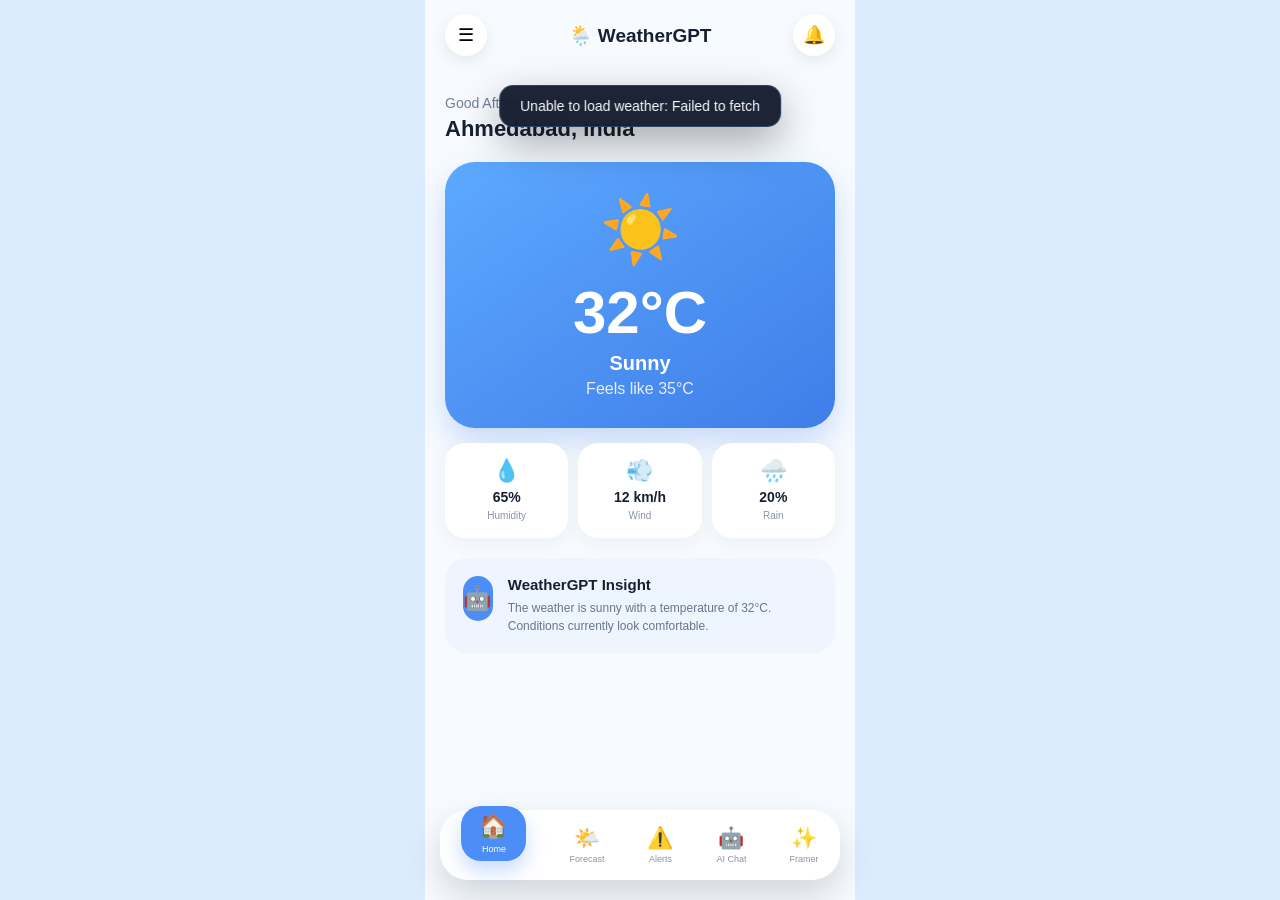
<file: index.html>
<!DOCTYPE html>
<html lang="en">

<head>
    <meta charset="UTF-8">
    <meta name="viewport" content="width=device-width, initial-scale=1.0">

    <title>WeatherGPT</title>

    <link rel="stylesheet" href="style.css">
</head>

<body>

    <div class="app">

        <!-- TOP BAR -->
        <header class="top-bar">

            <button class="icon-btn">
                ☰
            </button>

            <div class="logo">
                🌦️ WeatherGPT
            </div>

            <button class="icon-btn">
                🔔
            </button>

        </header>


        <!-- MAIN CONTENT -->
<main class="content">

    <!-- HOME SCREEN -->
    <section id="homeScreen" class="screen">

        <section class="location">
            <p>Good Afternoon 👋</p>
            <h2>Ahmedabad, India</h2>
        </section>

        <section class="weather-card">
            <div class="weather-icon">☀️</div>
            <h1>32°C</h1>
            <h3>Sunny</h3>
            <p>Feels like 35°C</p>
        </section>

        <section class="weather-details">

            <div class="detail-card">
                <span>💧</span>
                <strong>65%</strong>
                <small>Humidity</small>
            </div>

            <div class="detail-card">
                <span>💨</span>
                <strong>12 km/h</strong>
                <small>Wind</small>
            </div>

            <div class="detail-card">
                <span>🌧️</span>
                <strong>20%</strong>
                <small>Rain</small>
            </div>

        </section>

        <section class="ai-card">

            <div class="ai-icon">🤖</div>

            <div>
                <h3>WeatherGPT Insight</h3>
                <p>
                    The weather is warm today.
                    Rain may be expected in the evening.
                </p>
            </div>

        </section>

    </section>


    <!-- FORECAST SCREEN -->
    <section id="forecastScreen" class="screen hidden">

        <!-- FORECAST HEADER -->

        <div class="forecast-header">

            <div>
                <p class="subtitle">Weather Forecast</p>
                <h1>Ahmedabad</h1>
            </div>

            <div class="location-icon">
                📍
            </div>

        </div>


        <!-- FORECAST SUMMARY -->

        <div class="forecast-summary">

            <div>

                <span class="big-weather-icon">☀️</span>

                <div>
                    <h2>32°C</h2>
                    <p>Sunny</p>
                </div>

            </div>

            <div class="summary-info">

                <span>H: 35°</span>
                <span>L: 25°</span>

            </div>

        </div>


        <!-- FORECAST TABS -->

        <div class="forecast-tabs">

            <button class="forecast-tab active">
                Today
            </button>

            <button class="forecast-tab">
                Tomorrow
            </button>

            <button class="forecast-tab">
                7 Days
            </button>

        </div>


        <!-- HOURLY FORECAST -->

        <div class="section-title">

            <h2>Hourly Forecast</h2>

            <span>Today</span>

        </div>


        <div class="hourly-container">

            <div class="hour-card active">

                <small>Now</small>

                <span>☀️</span>

                <strong>32°</strong>

                <small>20%</small>

            </div>


            <div class="hour-card">

                <small>11 AM</small>

                <span>☀️</span>

                <strong>32°</strong>

                <small>10%</small>

            </div>


            <div class="hour-card">

                <small>1 PM</small>

                <span>☀️</span>

                <strong>34°</strong>

                <small>15%</small>

            </div>


            <div class="hour-card">

                <small>3 PM</small>

                <span>⛅</span>

                <strong>33°</strong>

                <small>25%</small>

            </div>


            <div class="hour-card">

                <small>5 PM</small>

                <span>🌧️</span>

                <strong>30°</strong>

                <small>60%</small>

            </div>

        </div>


        <!-- 7 DAY FORECAST -->

        <div class="section-title">

            <h2>7-Day Forecast</h2>

        </div>


        <div class="week-forecast">


            <div class="day-card">

                <div class="day-name">
                    <strong>Today</strong>
                    <small>Sep 3</small>
                </div>

                <span class="day-icon">☀️</span>

                <div class="rain">
                    💧 20%
                </div>

                <div class="temperature">
                    <strong>32°</strong>
                    <span>25°</span>
                </div>

            </div>


            <div class="day-card">

                <div class="day-name">
                    <strong>Fri</strong>
                    <small>Sep 4</small>
                </div>

                <span class="day-icon">⛅</span>

                <div class="rain">
                    💧 30%
                </div>

                <div class="temperature">
                    <strong>31°</strong>
                    <span>24°</span>
                </div>

            </div>


            <div class="day-card">

                <div class="day-name">
                    <strong>Sat</strong>
                    <small>Sep 5</small>
                </div>

                <span class="day-icon">🌧️</span>

                <div class="rain">
                    💧 65%
                </div>

                <div class="temperature">
                    <strong>29°</strong>
                    <span>23°</span>
                </div>

            </div>


            <div class="day-card">

                <div class="day-name">
                    <strong>Sun</strong>
                    <small>Sep 6</small>
                </div>

                <span class="day-icon">🌦️</span>

                <div class="rain">
                    💧 55%
                </div>

                <div class="temperature">
                    <strong>30°</strong>
                    <span>24°</span>
                </div>

            </div>


            <div class="day-card">

                <div class="day-name">
                    <strong>Mon</strong>
                    <small>Sep 7</small>
                </div>

                <span class="day-icon">☀️</span>

                <div class="rain">
                    💧 15%
                </div>

                <div class="temperature">
                    <strong>33°</strong>
                    <span>25°</span>
                </div>

            </div>

        </div>


        <!-- AI FORECAST INSIGHT -->

        <div class="forecast-ai">

            <div class="forecast-ai-icon">
                🤖
            </div>

            <div>

                <h3>AI Forecast</h3>

                <p>
                    Rain chances increase after 4 PM.
                    Consider outdoor activities before then.
                </p>

            </div>

        </div>

    </section>
    <!-- ALERTS SCREEN -->
<section id="alertsScreen" class="screen hidden">

    <!-- ALERT HEADER -->

    <div class="alerts-header">

        <div>
            <p class="subtitle">Weather Warnings</p>
            <h1>Alerts</h1>
        </div>

        <div class="alert-bell">
            🔔
        </div>

    </div>


    <!-- ALERT SUMMARY -->

    <div class="alert-summary">

        <div class="alert-summary-icon">
            ⚠️
        </div>

        <div>

            <h2>2 Active Alerts</h2>

            <p>
                Weather conditions require attention.
            </p>

        </div>

    </div>


    <!-- ALERT FILTERS -->

    <div class="alert-filters">

        <button class="alert-filter active">
            All
        </button>

        <button class="alert-filter high-filter">
            High
        </button>

        <button class="alert-filter medium-filter">
            Medium
        </button>

        <button class="alert-filter low-filter">
            Low
        </button>

    </div>


    <!-- HIGH ALERT -->

    <div class="alert-card high-alert">

        <div class="alert-card-top">

            <div class="alert-type">

                <span class="alert-icon">
                    🌧️
                </span>

                <div>

                    <h3>Heavy Rainfall</h3>

                    <small>
                        HIGH SEVERITY
                    </small>

                </div>

            </div>

            <span class="severity high">
                HIGH
            </span>

        </div>


        <p class="alert-description">

            Heavy rainfall is expected in your
            area during the evening. Rainfall may
            affect road conditions and visibility.

        </p>


        <div class="alert-info">

            <span>📍 Ahmedabad</span>

            <span>🕐 4:00 PM – 8:00 PM</span>

        </div>


        <div class="alert-action">

            <span>⚠️ Stay alert during travel</span>

            <button>
                Details →
            </button>

        </div>

    </div>


    <!-- MEDIUM ALERT -->

    <div class="alert-card medium-alert">

        <div class="alert-card-top">

            <div class="alert-type">

                <span class="alert-icon">
                    🌡️
                </span>

                <div>

                    <h3>High Temperature</h3>

                    <small>
                        MEDIUM SEVERITY
                    </small>

                </div>

            </div>

            <span class="severity medium">
                MEDIUM
            </span>

        </div>


        <p class="alert-description">

            Temperatures may reach 35°C today.
            Stay hydrated and avoid prolonged
            exposure to direct sunlight.

        </p>


        <div class="alert-info">

            <span>📍 Ahmedabad</span>

            <span>🕐 12:00 PM – 3:00 PM</span>

        </div>


        <div class="alert-action">

            <span>💧 Stay hydrated</span>

            <button>
                Details →
            </button>

        </div>

    </div>


    <!-- LOW ALERT -->

    <div class="alert-card low-alert">

        <div class="alert-card-top">

            <div class="alert-type">

                <span class="alert-icon">
                    💨
                </span>

                <div>

                    <h3>Strong Winds</h3>

                    <small>
                        LOW SEVERITY
                    </small>

                </div>

            </div>

            <span class="severity low">
                LOW
            </span>

        </div>


        <p class="alert-description">

            Wind speeds may temporarily increase
            during the evening.

        </p>


        <div class="alert-info">

            <span>📍 Ahmedabad</span>

            <span>🕐 Evening</span>

        </div>

    </div>


    <!-- AI SAFETY CARD -->

    <div class="safety-card">

        <div class="safety-icon">
            🤖
        </div>

        <div>

            <h3>WeatherGPT Recommendation</h3>

            <p>

                Heavy rain is the main concern today.
                If possible, complete outdoor activities
                before 4 PM and carry an umbrella.

            </p>

        </div>

    </div>

</section>
<!-- FARMER MODE SCREEN -->
<section id="farmerScreen" class="screen hidden" aria-labelledby="farmerTitle">
    <div class="farmer-header">
        <div>
            <p class="subtitle">Farmer Mode</p>
            <h1 id="farmerTitle">Today's Farm Plan</h1>
            <p class="farmer-location" id="farmerLocationLabel">Ahmedabad, India</p>
        </div>
        <span class="farmer-header-icon" aria-hidden="true">🌱</span>
    </div>

    <form class="farmer-controls" id="farmerPlanForm">
        <label>Crop
            <select id="farmerCrop" name="crop">
                <option value="wheat">Wheat</option>
                <option value="rice">Rice</option>
                <option value="cotton">Cotton</option>
                <option value="vegetables">Vegetables</option>
            </select>
        </label>
        <label>Growth stage
            <select id="farmerGrowthStage" name="growth_stage">
                <option value="sowing">Sowing</option>
                <option value="vegetative" selected>Vegetative</option>
                <option value="flowering">Flowering</option>
                <option value="harvest">Harvest</option>
            </select>
        </label>
        <label>Soil moisture (%)
            <input id="farmerSoilMoisture" name="soil_moisture" type="number" min="0" max="100" value="45" inputmode="decimal">
        </label>
        <button class="farmer-refresh" type="submit">Refresh plan</button>
    </form>

    <div id="farmerPlanStatus" class="farmer-status" role="status" aria-live="polite">Choose your crop to load a plan.</div>
    <div id="farmerPlanContent">
        <section class="farmer-card plan-card">
            <div class="section-title"><h2>Today's Farm Plan</h2><span id="farmerPlanDate">Today</span></div>
            <ul class="farm-task-list" id="farmTaskList"></ul>
        </section>
        <section class="farmer-card">
            <div class="section-title"><h2>Rainfall forecast</h2><span>Hourly</span></div>
            <div class="farmer-scroll-row" id="farmerHourlyRainfall"></div>
            <div class="section-title"><h2>7 / 14-day outlook</h2><span>Daily</span></div>
            <div class="farmer-scroll-row" id="farmerDailyRainfall"></div>
        </section>
        <div class="farmer-two-column">
            <section class="farmer-card advisor-card">
                <h2>💧 Irrigation advisor</h2>
                <p id="farmerIrrigation">Add your crop details to see irrigation advice.</p>
            </section>
            <section class="farmer-card work-card">
                <h2>☀️ Best time to work</h2>
                <p id="farmerWorkTime">We'll suggest the safest work window.</p>
            </section>
        </div>
    </div>
</section>

<!-- =========================
     AI CHAT SCREEN
========================= -->

<section id="chatScreen" class="screen hidden">

    <!-- CHAT HEADER -->

    <div class="chat-header">

        <div class="chat-profile">

            <div class="chat-avatar">
                🤖
            </div>

            <div>

                <h2>WeatherGPT</h2>

                <div class="online-status">
                    <span></span>
                    AI Weather Assistant
                </div>

            </div>

        </div>

        <button class="chat-menu">
            ⋮
        </button>

    </div>


    <!-- CHAT BODY -->

    <div class="chat-body" id="chatBody">

        <!-- DATE -->

        <div class="chat-date">
            Today
        </div>


        <!-- AI MESSAGE -->

        <div class="message ai-message">

            <div class="message-avatar">
                🤖
            </div>

            <div class="message-content">

                <div class="message-bubble">

                    <p>
                        Hello! 👋
                    </p>

                    <p>
                        I'm WeatherGPT. I can help you
                        understand the weather, forecast,
                        rainfall, temperature and alerts.
                    </p>

                    <p>
                        What would you like to know?
                    </p>

                </div>

                <small>WeatherGPT • Now</small>

            </div>

        </div>


        <!-- USER MESSAGE -->

        <div class="message user-message">

            <div class="message-content">

                <div class="message-bubble">

                    <p>
                        Will it rain today?
                    </p>

                </div>

                <small>You • Now</small>

            </div>

        </div>


        <!-- AI RESPONSE -->

        <div class="message ai-message">

            <div class="message-avatar">
                🤖
            </div>

            <div class="message-content">

                <div class="message-bubble">

                    <p>
                        🌧️ There is a 60% chance of
                        rain this evening in Ahmedabad.
                    </p>

                    <p>
                        I recommend carrying an umbrella
                        if you're going outside after 4 PM.
                    </p>

                </div>

                <small>WeatherGPT • Now</small>

            </div>

        </div>

    </div>


    <!-- QUICK QUESTIONS -->

    <div class="quick-section">

        <p>Quick questions</p>

        <div class="quick-questions">

            <button class="quick-question">
                🌧️ Will it rain today?
            </button>

            <button class="quick-question">
                🌡️ How hot will it be?
            </button>

            <button class="quick-question">
                ☀️ Is it good for outdoor activities?
            </button>

            <button class="quick-question">
                📅 What's the forecast tomorrow?
            </button>

        </div>

    </div>


    <!-- CHAT INPUT -->

    <div class="chat-input-area">

        <button class="input-action">
            ＋
        </button>

        <input
            type="text"
            id="chatInput"
            placeholder="Ask WeatherGPT..."
            autocomplete="off"
        >

        <button
            class="send-button"
            id="sendButton"
        >
            ➤
        </button>

    </div>

</section>



</main>

        <!-- FLOATING BOTTOM NAVIGATION -->
        <nav class="bottom-nav">

            <button class="nav-item active">

                <span>🏠</span>

                <small>Home</small>

            </button>


            <button class="nav-item">

                <span>🌤️</span>

                <small>Forecast</small>

            </button>


            <button class="nav-item">

                <span>⚠️</span>

                <small>Alerts</small>

            </button>


            <button class="nav-item">

                <span>🤖</span>

                <small>AI Chat</small>
            </button>
            <button class="nav-item" id="framerNav" aria-label="Open Farmer Mode">

              <span>✨</span>

              <small>Framer</small>
            </button>

        </nav>

    </div>

    


    <script src="script.js"></script>

</body>

</html>
</file>
<file: style.css>
* {
    margin: 0;
    padding: 0;
    box-sizing: border-box;
}


body {
    font-family: Arial, sans-serif;

    background: #dcecff;

    color: #172033;
}


/* APP */

.app {
    width: 100%;
    max-width: 430px;

    min-height: 100vh;

    margin: auto;

    background: #f7fbff;

    position: relative;

    padding-bottom: 110px;
}


/* TOP BAR */

.top-bar {
    height: 70px;

    display: flex;

    align-items: center;

    justify-content: space-between;

    padding: 0 20px;
}


.logo {
    font-size: 19px;

    font-weight: 700;
}


.icon-btn {
    width: 42px;
    height: 42px;

    border: none;

    border-radius: 50%;

    background: white;

    font-size: 18px;

    box-shadow: 0 5px 15px rgba(0,0,0,0.08);

    cursor: pointer;
}


/* CONTENT */

.content {
    padding: 10px 20px;
}


/* LOCATION */

.location {
    margin: 15px 0 20px;
}

.location p {
    color: #718096;

    font-size: 14px;

    margin-bottom: 5px;
}

.location h2 {
    font-size: 22px;
}


/* WEATHER CARD */

.weather-card {

    background: linear-gradient(
        145deg,
        #5da9ff,
        #3f7de8
    );

    color: white;

    border-radius: 30px;

    padding: 30px;

    text-align: center;

    box-shadow:
        0 15px 30px rgba(63,125,232,0.25);

}


.weather-icon {
    font-size: 65px;

    margin-bottom: 10px;
}


.weather-card h1 {
    font-size: 60px;

    margin-bottom: 5px;
}


.weather-card h3 {
    font-size: 20px;

    margin-bottom: 5px;
}


.weather-card p {
    opacity: 0.85;
}


/* WEATHER DETAILS */

.weather-details {

    display: grid;

    grid-template-columns:
        repeat(3, 1fr);

    gap: 10px;

    margin-top: 15px;
}


.detail-card {

    background: white;

    border-radius: 20px;

    padding: 15px 8px;

    text-align: center;

    box-shadow:
        0 5px 20px rgba(0,0,0,0.05);
}


.detail-card span {
    display: block;

    font-size: 22px;

    margin-bottom: 5px;
}


.detail-card strong {
    display: block;

    font-size: 14px;
}


.detail-card small {
    color: #8994a5;

    font-size: 10px;
}


/* SECTION TITLE */

.section-title {

    display: flex;

    justify-content: space-between;

    align-items: center;

    margin: 25px 0 12px;
}


.section-title h2 {
    font-size: 18px;
}


.section-title span {
    color: #4d8df7;

    font-size: 13px;
}


/* FORECAST */

.forecast {

    display: flex;

    gap: 10px;

    overflow-x: auto;

    padding-bottom: 5px;
}


.forecast-item {

    min-width: 75px;

    background: white;

    border-radius: 18px;

    padding: 15px 8px;

    text-align: center;

    display: flex;

    flex-direction: column;

    gap: 8px;

    box-shadow:
        0 5px 15px rgba(0,0,0,0.05);
}


.forecast-item span {

    color: #8994a5;

    font-size: 11px;
}


.forecast-item b {
    font-size: 25px;
}


.forecast-item strong {
    font-size: 16px;
}


/* AI CARD */

.ai-card {

    margin-top: 20px;

    background: #eef5ff;

    border-radius: 22px;

    padding: 18px;

    display: flex;

    gap: 15px;

    align-items: flex-start;
}


.ai-icon {

    width: 45px;
    height: 45px;

    background: #4d8df7;

    border-radius: 15px;

    display: flex;

    justify-content: center;

    align-items: center;

    font-size: 23px;
}


.ai-card h3 {

    font-size: 15px;

    margin-bottom: 6px;
}


.ai-card p {

    color: #69758a;

    font-size: 12px;

    line-height: 1.5;
}


/* BOTTOM NAVIGATION */

.bottom-nav {

    position: fixed;

    bottom: 20px;

    left: 50%;

    transform: translateX(-50%);

    width: calc(100% - 30px);

    max-width: 400px;

    height: 70px;

    background: rgba(255,255,255,0.95);

    backdrop-filter: blur(15px);

    border-radius: 28px;

    box-shadow:
        0 15px 35px rgba(0,0,0,0.15);

    display: flex;

    justify-content: space-around;

    align-items: center;

    z-index: 100;
}


/* NAV ITEM */

.nav-item {

    border: none;

    background: transparent;

    color: #8994a5;

    display: flex;

    flex-direction: column;

    align-items: center;

    justify-content: center;

    gap: 4px;

    cursor: pointer;

    transition: 0.3s;

}


.nav-item span {

    font-size: 21px;

    transition: 0.3s;
}


.nav-item small {

    font-size: 9px;
}


/* ACTIVE BUBBLE */

.nav-item.active {

    background: #4d8df7;

    color: white;

    width: 65px;

    height: 55px;

    border-radius: 20px;

    transform: translateY(-12px);

    box-shadow:
        0 10px 20px rgba(77,141,247,0.3);
}


.nav-item.active span {

    font-size: 23px;
}

/* =========================
   FARMER MODE
========================= */
.farmer-header {
    display: flex;
    justify-content: space-between;
    align-items: center;
    margin: 15px 0 18px;
}
.farmer-header h1 { font-size: 26px; margin: 5px 0; }
.farmer-location { color: #718096; font-size: 12px; }
.farmer-header-icon {
    width: 48px; height: 48px; border-radius: 16px; background: #e8f7ee;
    display: grid; place-items: center; font-size: 25px;
}
.farmer-controls {
    display: grid; gap: 10px; grid-template-columns: 1fr 1fr;
    background: #eef5ff; padding: 14px; border-radius: 20px;
}
.farmer-controls label { color: #64748b; font-size: 11px; font-weight: 600; }
.farmer-controls select, .farmer-controls input {
    width: 100%; margin-top: 5px; border: 1px solid #d9e4f2; border-radius: 10px;
    padding: 9px 8px; background: white; color: #172033; font: inherit; font-size: 12px;
}
.farmer-refresh {
    grid-column: 1 / -1; border: 0; border-radius: 12px; padding: 10px;
    background: #4d8df7; color: white; font-weight: 700; cursor: pointer;
}
.farmer-status { min-height: 20px; padding: 12px 2px 2px; color: #64748b; font-size: 12px; }
.farmer-status.error { color: #c2413b; }
.farmer-status.empty { color: #8a6d1d; }
.farmer-card {
    background: white; border-radius: 22px; padding: 16px; margin-top: 12px;
    box-shadow: 0 5px 18px rgba(0,0,0,.05);
}
.farmer-card .section-title { margin: 0 0 10px; }
.farmer-card h2 { font-size: 16px; }
.farm-task-list { list-style: none; display: grid; gap: 9px; }
.farm-task-list li { padding: 11px 12px; border-radius: 12px; background: #f5f8fc; font-size: 12px; line-height: 1.45; }
.farm-task-list li::before { content: "✓"; color: #3b9d76; font-weight: 700; margin-right: 8px; }
.farmer-scroll-row { display: flex; gap: 8px; overflow-x: auto; padding: 3px 1px 8px; scrollbar-width: thin; }
.farmer-rain-card { min-width: 72px; text-align: center; padding: 10px 7px; border-radius: 14px; background: #f5f8fc; }
.farmer-rain-card strong { display: block; font-size: 14px; margin: 5px 0; }
.farmer-rain-card small { display: block; color: #718096; font-size: 10px; }
.farmer-two-column { display: grid; grid-template-columns: 1fr 1fr; gap: 12px; }
.farmer-two-column .farmer-card { min-width: 0; }
.farmer-two-column h2 { font-size: 14px; margin-bottom: 8px; }
.farmer-two-column p { color: #64748b; font-size: 12px; line-height: 1.5; }
@media (max-width: 360px) {
    .farmer-controls, .farmer-two-column { grid-template-columns: 1fr; }
    .farmer-refresh { grid-column: auto; }
}
/* =========================
   SCREEN SYSTEM
========================= */

.hidden {
    display: none;
}


/* =========================
   FORECAST HEADER
========================= */

.forecast-header {

    display: flex;

    justify-content: space-between;

    align-items: center;

    margin: 15px 0 20px;
}


.forecast-header h1 {

    font-size: 28px;

    margin-top: 5px;
}


.subtitle {

    color: #8994a5;

    font-size: 13px;
}


.location-icon {

    width: 45px;
    height: 45px;

    border-radius: 15px;

    background: white;

    display: flex;

    align-items: center;

    justify-content: center;

    box-shadow: 0 5px 15px rgba(0,0,0,0.06);

}


/* =========================
   FORECAST SUMMARY
========================= */

.forecast-summary {

    background: linear-gradient(
        145deg,
        #5da9ff,
        #3f7de8
    );

    border-radius: 28px;

    padding: 22px;

    color: white;

    display: flex;

    align-items: center;

    justify-content: space-between;

    box-shadow:
        0 15px 30px rgba(63,125,232,0.25);

}


.forecast-summary > div:first-child {

    display: flex;

    align-items: center;

    gap: 15px;
}


.big-weather-icon {

    font-size: 48px;
}


.forecast-summary h2 {

    font-size: 32px;

    margin-bottom: 3px;
}


.forecast-summary p {

    opacity: 0.85;

    font-size: 13px;
}


.summary-info {

    display: flex;

    flex-direction: column;

    gap: 8px;

    font-size: 12px;

    opacity: 0.9;
}


/* =========================
   FORECAST TABS
========================= */

.forecast-tabs {

    background: #eaf2fc;

    padding: 5px;

    border-radius: 18px;

    display: flex;

    margin-top: 20px;

    gap: 5px;
}


.forecast-tab {

    flex: 1;

    border: none;

    padding: 11px 5px;

    border-radius: 14px;

    background: transparent;

    color: #758197;

    font-size: 12px;

    cursor: pointer;

    transition: 0.3s;
}


.forecast-tab.active {

    background: white;

    color: #3f7de8;

    font-weight: bold;

    box-shadow:
        0 4px 12px rgba(0,0,0,0.07);
}


/* =========================
   HOURLY FORECAST
========================= */

.hourly-container {

    display: flex;

    gap: 10px;

    overflow-x: auto;

    padding: 5px 2px 12px;

    scrollbar-width: none;
}


.hourly-container::-webkit-scrollbar {

    display: none;
}


.hour-card {

    min-width: 72px;

    padding: 15px 8px;

    background: white;

    border-radius: 20px;

    display: flex;

    flex-direction: column;

    align-items: center;

    gap: 9px;

    box-shadow:
        0 5px 15px rgba(0,0,0,0.05);

    transition: 0.3s;
}


.hour-card span {

    font-size: 25px;
}


.hour-card strong {

    font-size: 17px;
}


.hour-card small {

    font-size: 10px;

    color: #8994a5;
}


.hour-card.active {

    background: #4d8df7;

    color: white;

    transform: translateY(-5px);

    box-shadow:
        0 10px 20px rgba(77,141,247,0.25);
}


.hour-card.active small {

    color: rgba(255,255,255,0.8);
}


/* =========================
   WEEK FORECAST
========================= */

.week-forecast {

    display: flex;

    flex-direction: column;

    gap: 10px;
}


.day-card {

    background: white;

    border-radius: 20px;

    padding: 15px;

    display: grid;

    grid-template-columns: 1.3fr
                           0.6fr
                           0.8fr
                           0.7fr;

    align-items: center;

    box-shadow:
        0 5px 15px rgba(0,0,0,0.04);
}


.day-name {

    display: flex;

    flex-direction: column;

    gap: 3px;
}


.day-name strong {

    font-size: 14px;
}


.day-name small {

    color: #9aa4b4;

    font-size: 10px;
}


.day-icon {

    font-size: 25px;

    text-align: center;
}


.rain {

    color: #4d8df7;

    font-size: 10px;

    text-align: center;
}


.temperature {

    display: flex;

    gap: 7px;

    justify-content: flex-end;

    font-size: 13px;
}


.temperature span {

    color: #a1a9b7;
}


/* =========================
   AI FORECAST
========================= */

.forecast-ai {

    margin-top: 18px;

    padding: 17px;

    border-radius: 22px;

    background: linear-gradient(
        135deg,
        #eef5ff,
        #f4f8ff
    );

    display: flex;

    gap: 13px;

    align-items: flex-start;
}


.forecast-ai-icon {

    width: 42px;
    height: 42px;

    flex-shrink: 0;

    background: #4d8df7;

    color: white;

    border-radius: 14px;

    display: flex;

    align-items: center;

    justify-content: center;

    font-size: 21px;
}


.forecast-ai h3 {

    font-size: 14px;

    margin-bottom: 5px;
}


.forecast-ai p {

    font-size: 11px;

    line-height: 1.5;

    color: #718096;
}
/* =========================
   ALERTS HEADER
========================= */

.alerts-header {

    display: flex;

    align-items: center;

    justify-content: space-between;

    margin: 15px 0 20px;
}


.alerts-header h1 {

    font-size: 28px;

    margin-top: 5px;
}


.alert-bell {

    width: 45px;
    height: 45px;

    background: white;

    border-radius: 15px;

    display: flex;

    justify-content: center;

    align-items: center;

    font-size: 20px;

    box-shadow:
        0 5px 15px rgba(0,0,0,0.06);
}


/* =========================
   ALERT SUMMARY
========================= */

.alert-summary {

    background: linear-gradient(
        135deg,
        #fff1e8,
        #ffe6dc
    );

    border-radius: 24px;

    padding: 18px;

    display: flex;

    align-items: center;

    gap: 15px;

    border: 1px solid #ffd9ca;
}


.alert-summary-icon {

    width: 48px;
    height: 48px;

    background: #ff7043;

    color: white;

    border-radius: 16px;

    display: flex;

    justify-content: center;

    align-items: center;

    font-size: 23px;
}


.alert-summary h2 {

    font-size: 17px;

    margin-bottom: 5px;
}


.alert-summary p {

    font-size: 11px;

    color: #8d6f66;

    line-height: 1.4;
}


/* =========================
   ALERT FILTERS
========================= */

.alert-filters {

    display: flex;

    gap: 8px;

    margin: 20px 0 15px;

    overflow-x: auto;

    scrollbar-width: none;
}


.alert-filters::-webkit-scrollbar {

    display: none;
}


.alert-filter {

    border: none;

    background: white;

    color: #778297;

    padding: 9px 18px;

    border-radius: 20px;

    font-size: 11px;

    cursor: pointer;

    white-space: nowrap;

    box-shadow:
        0 4px 12px rgba(0,0,0,0.04);

    transition: 0.3s;
}


.alert-filter.active {

    background: #172033;

    color: white;
}


.high-filter {
    color: #e84b3c;
}


.medium-filter {
    color: #e99a22;
}


.low-filter {
    color: #3b9d76;
}


/* =========================
   ALERT CARD
========================= */

.alert-card {

    background: white;

    border-radius: 23px;

    padding: 18px;

    margin-bottom: 12px;

    box-shadow:
        0 6px 18px rgba(0,0,0,0.05);

    position: relative;

    overflow: hidden;
}


/* LEFT COLOR BAR */

.alert-card::before {

    content: "";

    position: absolute;

    left: 0;

    top: 0;

    bottom: 0;

    width: 5px;
}


.high-alert::before {

    background: #ef5350;
}


.medium-alert::before {

    background: #ffb020;
}


.low-alert::before {

    background: #45ad7b;
}


/* =========================
   ALERT TOP
========================= */

.alert-card-top {

    display: flex;

    align-items: center;

    justify-content: space-between;

    margin-bottom: 15px;
}


.alert-type {

    display: flex;

    align-items: center;

    gap: 12px;
}


.alert-icon {

    width: 43px;
    height: 43px;

    border-radius: 14px;

    display: flex;

    justify-content: center;

    align-items: center;

    font-size: 22px;
}


.high-alert .alert-icon {

    background: #fff0ef;
}


.medium-alert .alert-icon {

    background: #fff7e6;
}


.low-alert .alert-icon {

    background: #edf9f3;
}


.alert-type h3 {

    font-size: 14px;

    margin-bottom: 4px;
}


.alert-type small {

    font-size: 8px;

    font-weight: bold;

    color: #9ba3b1;
}


/* =========================
   SEVERITY
========================= */

.severity {

    padding: 6px 9px;

    border-radius: 10px;

    font-size: 8px;

    font-weight: bold;
}


.severity.high {

    color: #df3d39;

    background: #fff0ef;
}


.severity.medium {

    color: #d78b12;

    background: #fff7e6;
}


.severity.low {

    color: #318d68;

    background: #edf9f3;
}


/* =========================
   DESCRIPTION
========================= */

.alert-description {

    font-size: 11px;

    line-height: 1.6;

    color: #718096;

    margin-bottom: 15px;
}


/* =========================
   ALERT INFO
========================= */

.alert-info {

    display: flex;

    flex-wrap: wrap;

    gap: 12px;

    color: #8994a5;

    font-size: 9px;

    padding-bottom: 14px;

    border-bottom: 1px solid #edf0f5;
}


/* =========================
   ALERT ACTION
========================= */

.alert-action {

    display: flex;

    justify-content: space-between;

    align-items: center;

    padding-top: 12px;

    font-size: 9px;

    color: #687589;
}


.alert-action button {

    border: none;

    background: transparent;

    color: #4d8df7;

    font-size: 10px;

    font-weight: bold;

    cursor: pointer;
}


/* =========================
   AI SAFETY CARD
========================= */

.safety-card {

    margin-top: 18px;

    padding: 17px;

    background: linear-gradient(
        135deg,
        #eef5ff,
        #f5f8ff
    );

    border-radius: 22px;

    display: flex;

    gap: 13px;

    align-items: flex-start;
}


.safety-icon {

    width: 43px;
    height: 43px;

    flex-shrink: 0;

    background: #4d8df7;

    border-radius: 14px;

    display: flex;

    justify-content: center;

    align-items: center;

    font-size: 21px;
}


.safety-card h3 {

    font-size: 13px;

    margin-bottom: 6px;
}


.safety-card p {

    color: #718096;

    font-size: 10px;

    line-height: 1.6;
}
/* =========================
   AI CHAT HEADER
========================= */

.chat-header {

    display: flex;

    align-items: center;

    justify-content: space-between;

    padding: 10px 0 18px;

    border-bottom: 1px solid #edf0f5;

}


.chat-profile {

    display: flex;

    align-items: center;

    gap: 12px;

}


.chat-avatar {

    width: 46px;
    height: 46px;

    background: linear-gradient(
        135deg,
        #5da9ff,
        #3f7de8
    );

    border-radius: 16px;

    display: flex;

    align-items: center;

    justify-content: center;

    font-size: 23px;

    box-shadow:
        0 7px 15px rgba(63,125,232,0.2);
}


.chat-profile h2 {

    font-size: 17px;

    margin-bottom: 4px;

}


.online-status {

    color: #8994a5;

    font-size: 9px;

    display: flex;

    align-items: center;

    gap: 5px;

}


.online-status span {

    width: 6px;
    height: 6px;

    background: #35b878;

    border-radius: 50%;

}


.chat-menu {

    width: 38px;
    height: 38px;

    border: none;

    background: white;

    border-radius: 50%;

    font-size: 20px;

    color: #667085;

    cursor: pointer;
}


/* =========================
   CHAT BODY
========================= */

.chat-body {

    height: 430px;

    overflow-y: auto;

    padding: 18px 2px;

    display: flex;

    flex-direction: column;

    gap: 17px;

    scrollbar-width: none;
}


.chat-body::-webkit-scrollbar {

    display: none;
}


/* =========================
   CHAT DATE
========================= */

.chat-date {

    text-align: center;

    font-size: 9px;

    color: #9aa4b4;

    margin-bottom: 5px;
}


/* =========================
   MESSAGE
========================= */

.message {

    display: flex;

    gap: 8px;

    max-width: 88%;
}


.ai-message {

    align-self: flex-start;

}


.user-message {

    align-self: flex-end;

    justify-content: flex-end;
}


.message-avatar {

    width: 29px;
    height: 29px;

    flex-shrink: 0;

    background: #eaf2fc;

    border-radius: 10px;

    display: flex;

    align-items: center;

    justify-content: center;

    font-size: 15px;
}


.message-content {

    display: flex;

    flex-direction: column;

    gap: 4px;
}


.user-message .message-content {

    align-items: flex-end;
}


/* =========================
   MESSAGE BUBBLE
========================= */

.message-bubble {

    padding: 12px 14px;

    border-radius: 18px;

    font-size: 11px;

    line-height: 1.55;
}


.ai-message .message-bubble {

    background: white;

    color: #334155;

    border-top-left-radius: 5px;

    box-shadow:
        0 5px 15px rgba(0,0,0,0.05);
}


.user-message .message-bubble {

    background: #4d8df7;

    color: white;

    border-top-right-radius: 5px;

    box-shadow:
        0 7px 15px rgba(77,141,247,0.2);
}


.message-bubble p {

    margin-bottom: 7px;
}


.message-bubble p:last-child {

    margin-bottom: 0;
}


.message-content small {

    font-size: 8px;

    color: #a1a9b7;

    padding: 0 3px;
}


/* =========================
   QUICK QUESTIONS
========================= */

.quick-section {

    margin-top: 5px;
}


.quick-section > p {

    font-size: 10px;

    color: #8994a5;

    margin-bottom: 9px;
}


.quick-questions {

    display: flex;

    gap: 8px;

    overflow-x: auto;

    scrollbar-width: none;

    padding-bottom: 5px;
}


.quick-questions::-webkit-scrollbar {

    display: none;
}


.quick-question {

    white-space: nowrap;

    border: 1px solid #dce7f7;

    background: #f5f9ff;

    color: #4d78b9;

    border-radius: 18px;

    padding: 9px 13px;

    font-size: 9px;

    cursor: pointer;

    transition: 0.2s;
}


.quick-question:hover {

    background: #e8f1ff;

    border-color: #4d8df7;
}


/* =========================
   CHAT INPUT
========================= */

.chat-input-area {

    margin-top: 10px;

    height: 55px;

    background: white;

    border-radius: 22px;

    padding: 6px;

    display: flex;

    align-items: center;

    gap: 5px;

    box-shadow:
        0 7px 20px rgba(0,0,0,0.08);

    border: 1px solid #edf1f7;
}


.input-action {

    width: 40px;
    height: 40px;

    border: none;

    border-radius: 50%;

    background: #f1f5fa;

    color: #687589;

    font-size: 20px;

    cursor: pointer;
}


.chat-input-area input {

    flex: 1;

    border: none;

    outline: none;

    background: transparent;

    font-size: 12px;

    color: #27364b;

    min-width: 0;
}


.chat-input-area input::placeholder {

    color: #a0a8b5;
}


.send-button {

    width: 42px;
    height: 42px;

    border: none;

    border-radius: 50%;

    background: #4d8df7;

    color: white;

    font-size: 18px;

    cursor: pointer;

    display: flex;

    align-items: center;

    justify-content: center;

    transition: 0.2s;
}


.send-button:hover {

    background: #397ce8;

    transform: scale(1.05);
}


/* =========================
   TYPING ANIMATION
========================= */

.typing-bubble {

    display: flex;

    gap: 4px;

    align-items: center;

    padding: 14px 17px;
}


.typing-bubble span {

    width: 6px;
    height: 6px;

    background: #9aa8ba;

    border-radius: 50%;

    animation: typing 1.2s infinite;
}


.typing-bubble span:nth-child(2) {

    animation-delay: 0.2s;
}


.typing-bubble span:nth-child(3) {

    animation-delay: 0.4s;
}


@keyframes typing {

    0%, 60%, 100% {

        transform: translateY(0);

        opacity: 0.5;

    }

    30% {

        transform: translateY(-5px);

        opacity: 1;

    }

}
</file>
